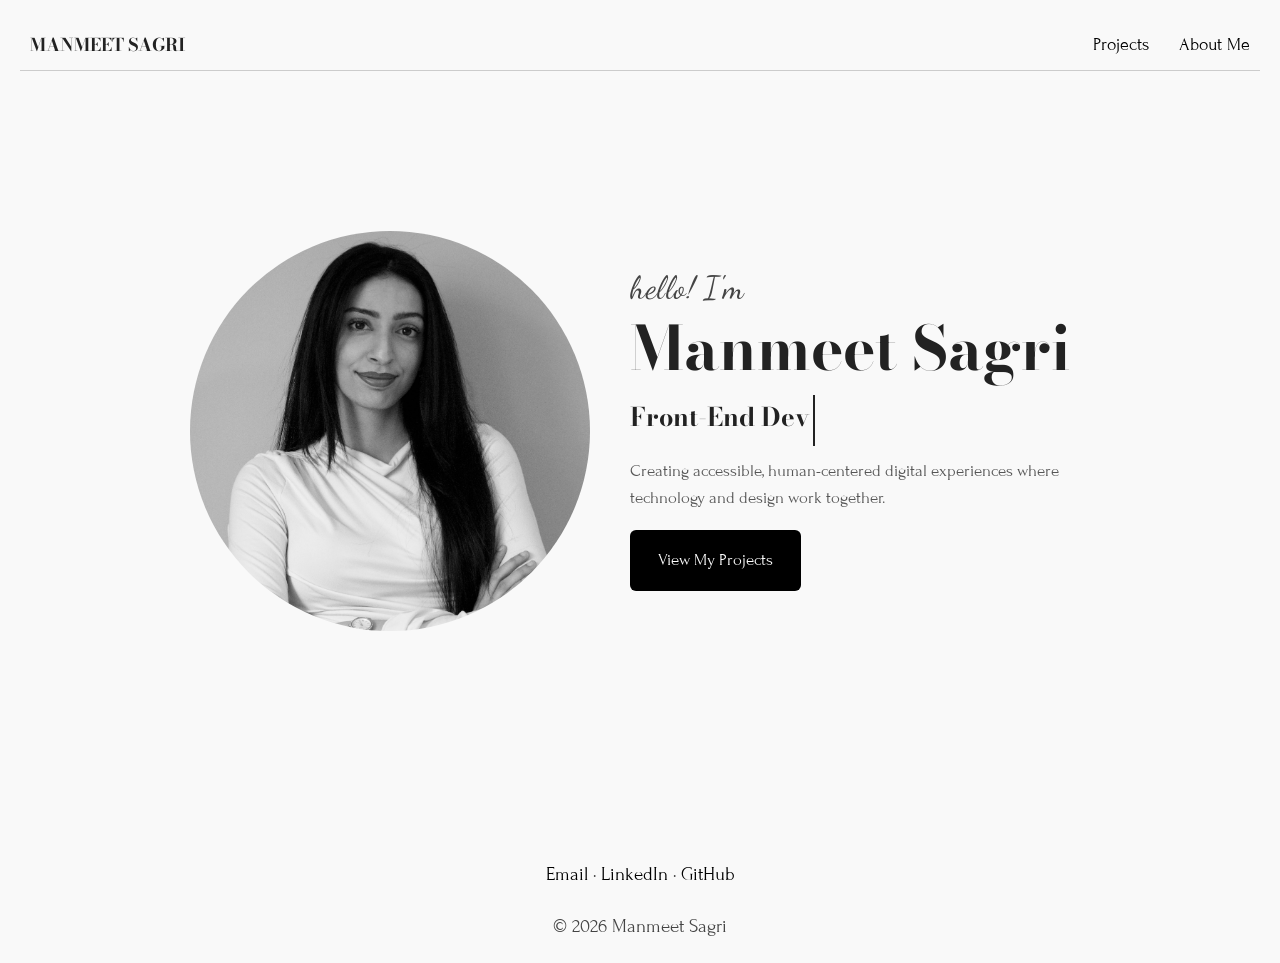
<file: index.html>
<!DOCTYPE html>
<html lang="en">

<head>
  <meta charset="UTF-8">
  <meta name="viewport" content="width=device-width, initial-scale=1.0">
  <title>Manmeet Sagri — Home</title>


  <!--  stylesheets -->
  <link rel="stylesheet" href="css/style.css">
  <link rel="stylesheet" href="css/layout.css">

  <!-- Type & heading fonts -->
  <link href="https://fonts.googleapis.com/css2?family=Bodoni+Moda:wght@400;700&family=Forum&display=swap"
    rel="stylesheet">
  <link href="https://fonts.googleapis.com/css2?family=Dancing+Script:wght@600&display=swap" rel="stylesheet">
</head>

<body>
  <!-- Site header with name + simple nav -->
  <header>
    <h1>MANMEET SAGRI</h1>
    <nav>
      <a href="projects.html">Projects</a>
      <a href="about.html">About Me</a>
    </nav>
  </header>

  <!-- Main intro hero -->
  <main>
    <section class="intro">
      <img src="images/myPhoto.jpeg" alt="Photo of Manmeet Sagri" class="profile-photo">

      <div class="intro-text">
        <p class="hello">hello! I'm</p>
        <h2>Manmeet Sagri</h2>
        <p class="tagline" aria-live="polite"></p>
        <p class="hook">
          Creating accessible, human-centered digital experiences where technology and design work together.
        </p>

        <!-- View Projects button -->
        <a href="projects.html" class="view-projects-btn">
          View My Projects
        </a>
      </div>
    </section>
  </main>

  <!-- Simple footer with my main contact links -->
  <footer class="site-footer">
    <p>
      <a href="mailto:mks52@sfu.ca">Email</a>  ·
      <a href="https://www.linkedin.com/in/manmeet-sagri-5616271a7" target="_blank"
        aria-label="LinkedIn (opens in new tab)">LinkedIn</a> ·
      <a href="https://github.com/MSagri05" target="_blank" aria-label="GitHub (opens in new tab)">GitHub</a> 

    </p>
    <p>© 2026 Manmeet Sagri</p>
  </footer>

  <!-- Small JS interactions (typewriter, back-to-top, etc.) -->
  <script src="main.js" defer></script>

</body>

</html>
</file>
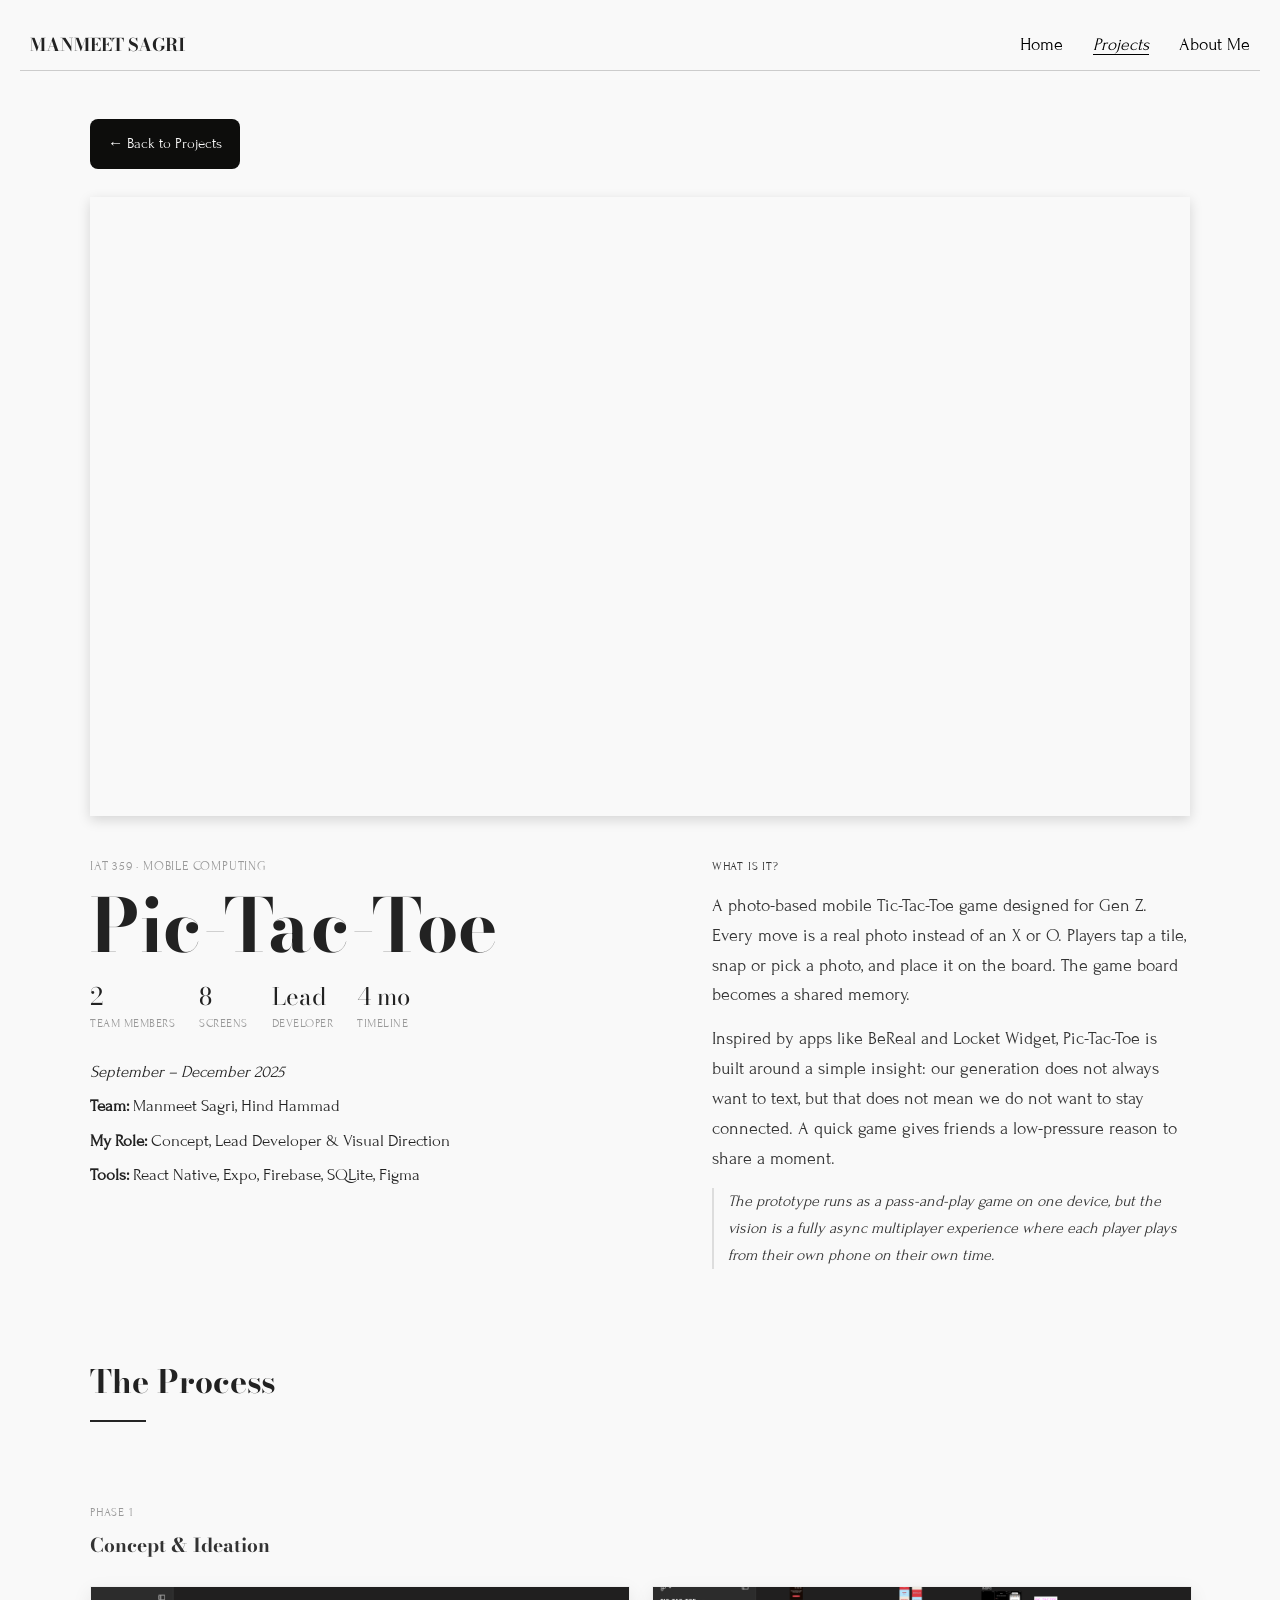
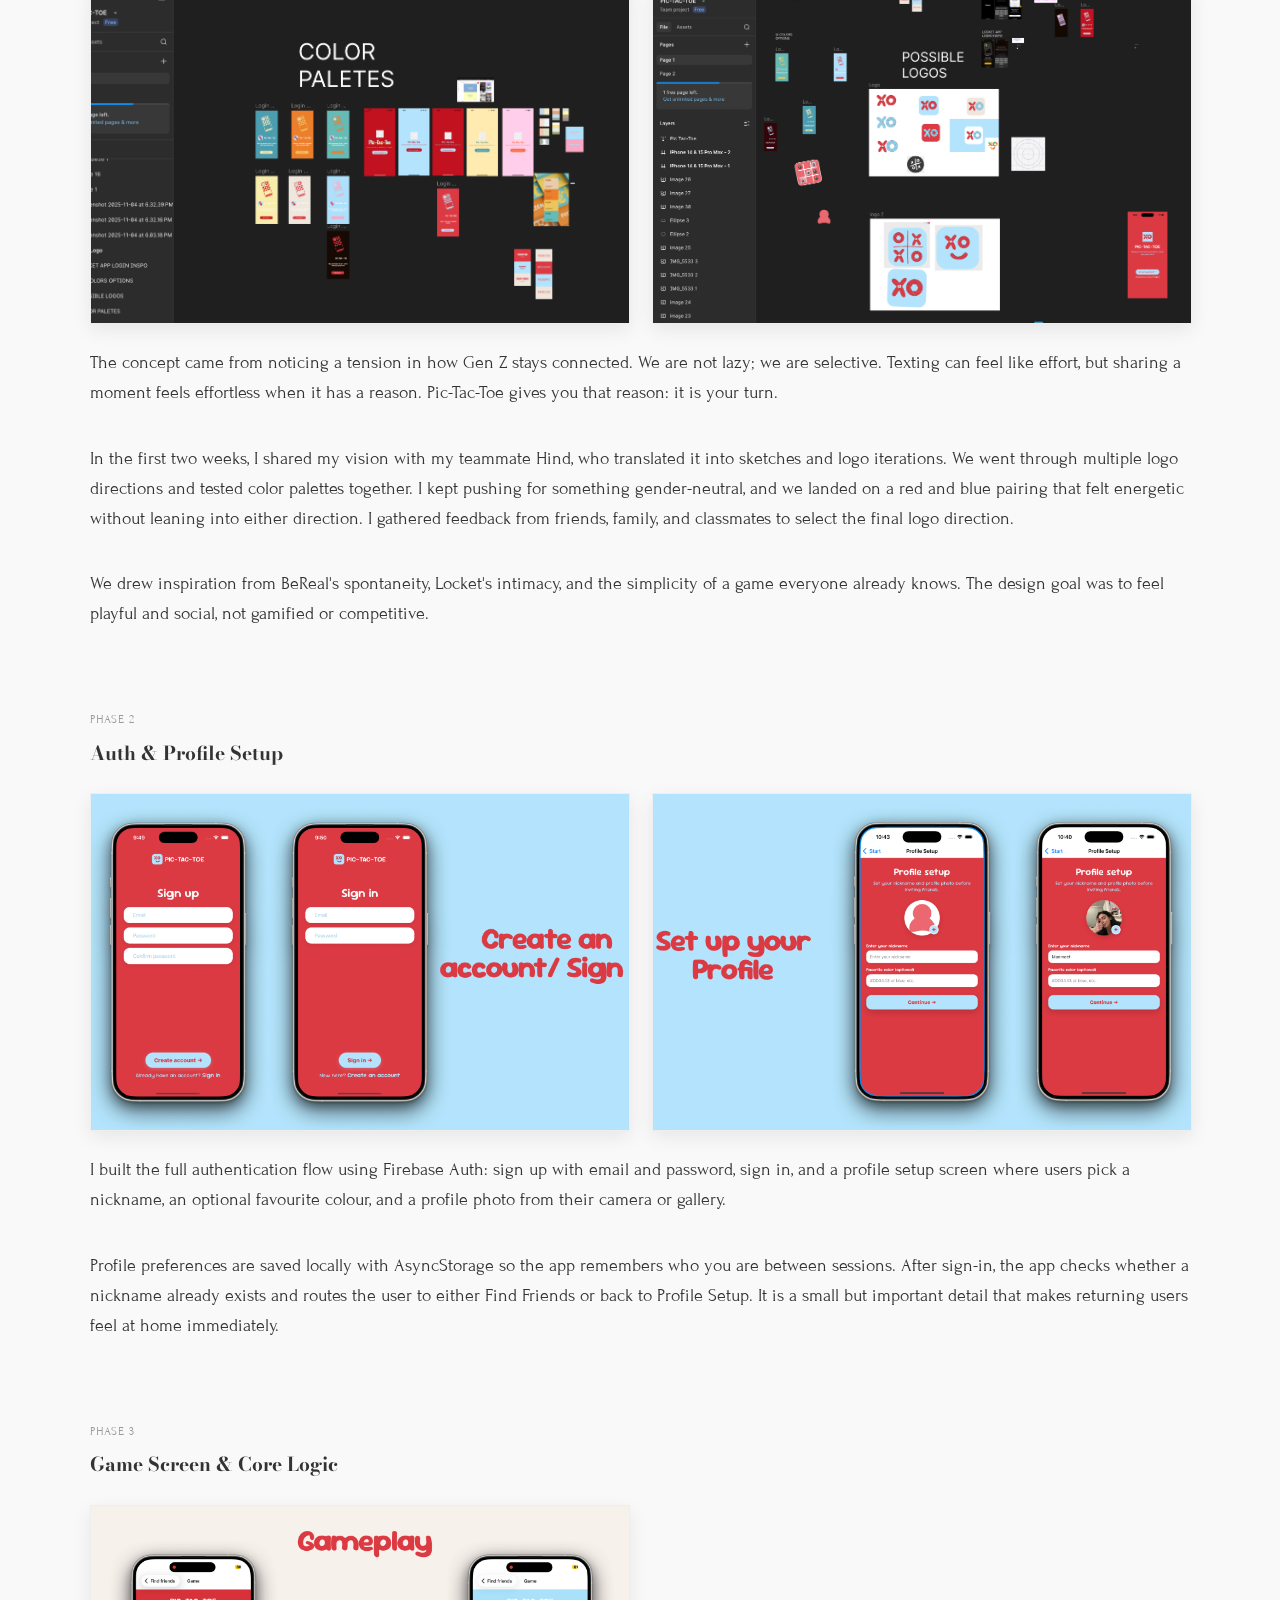
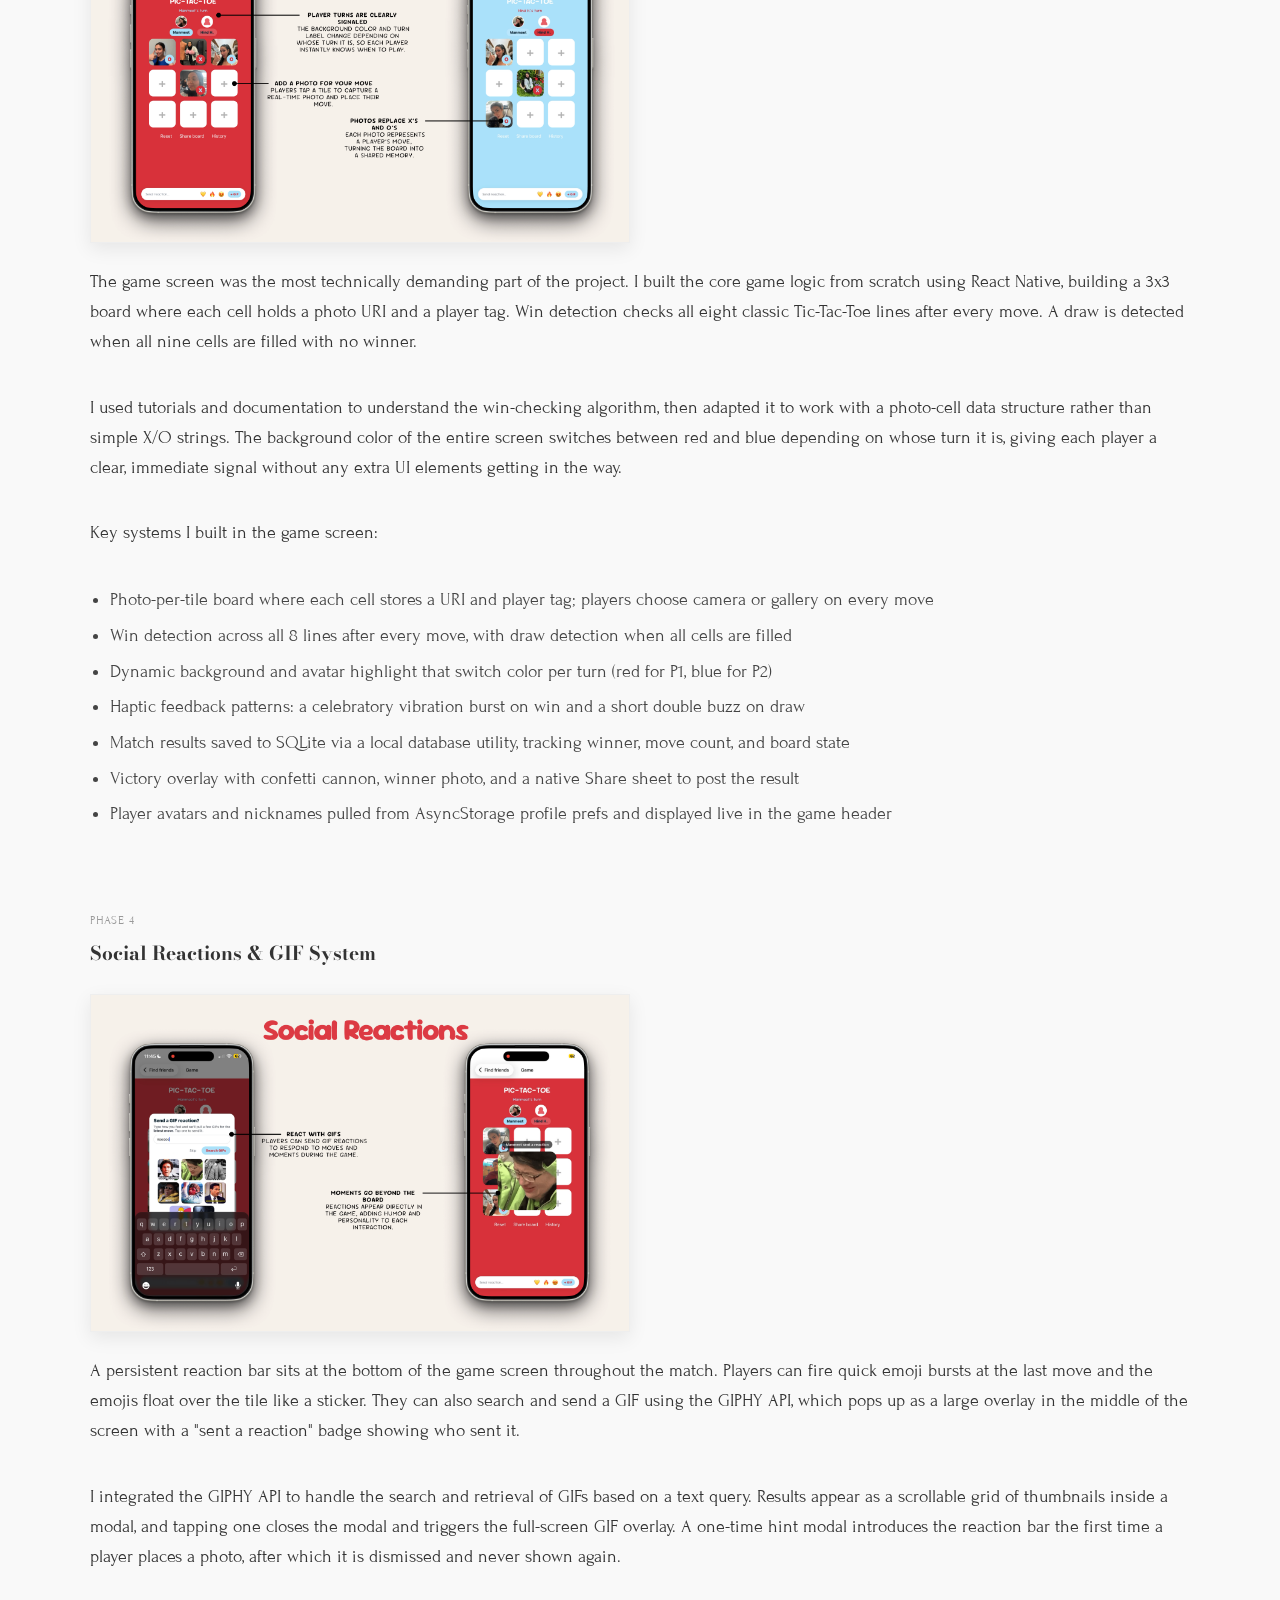
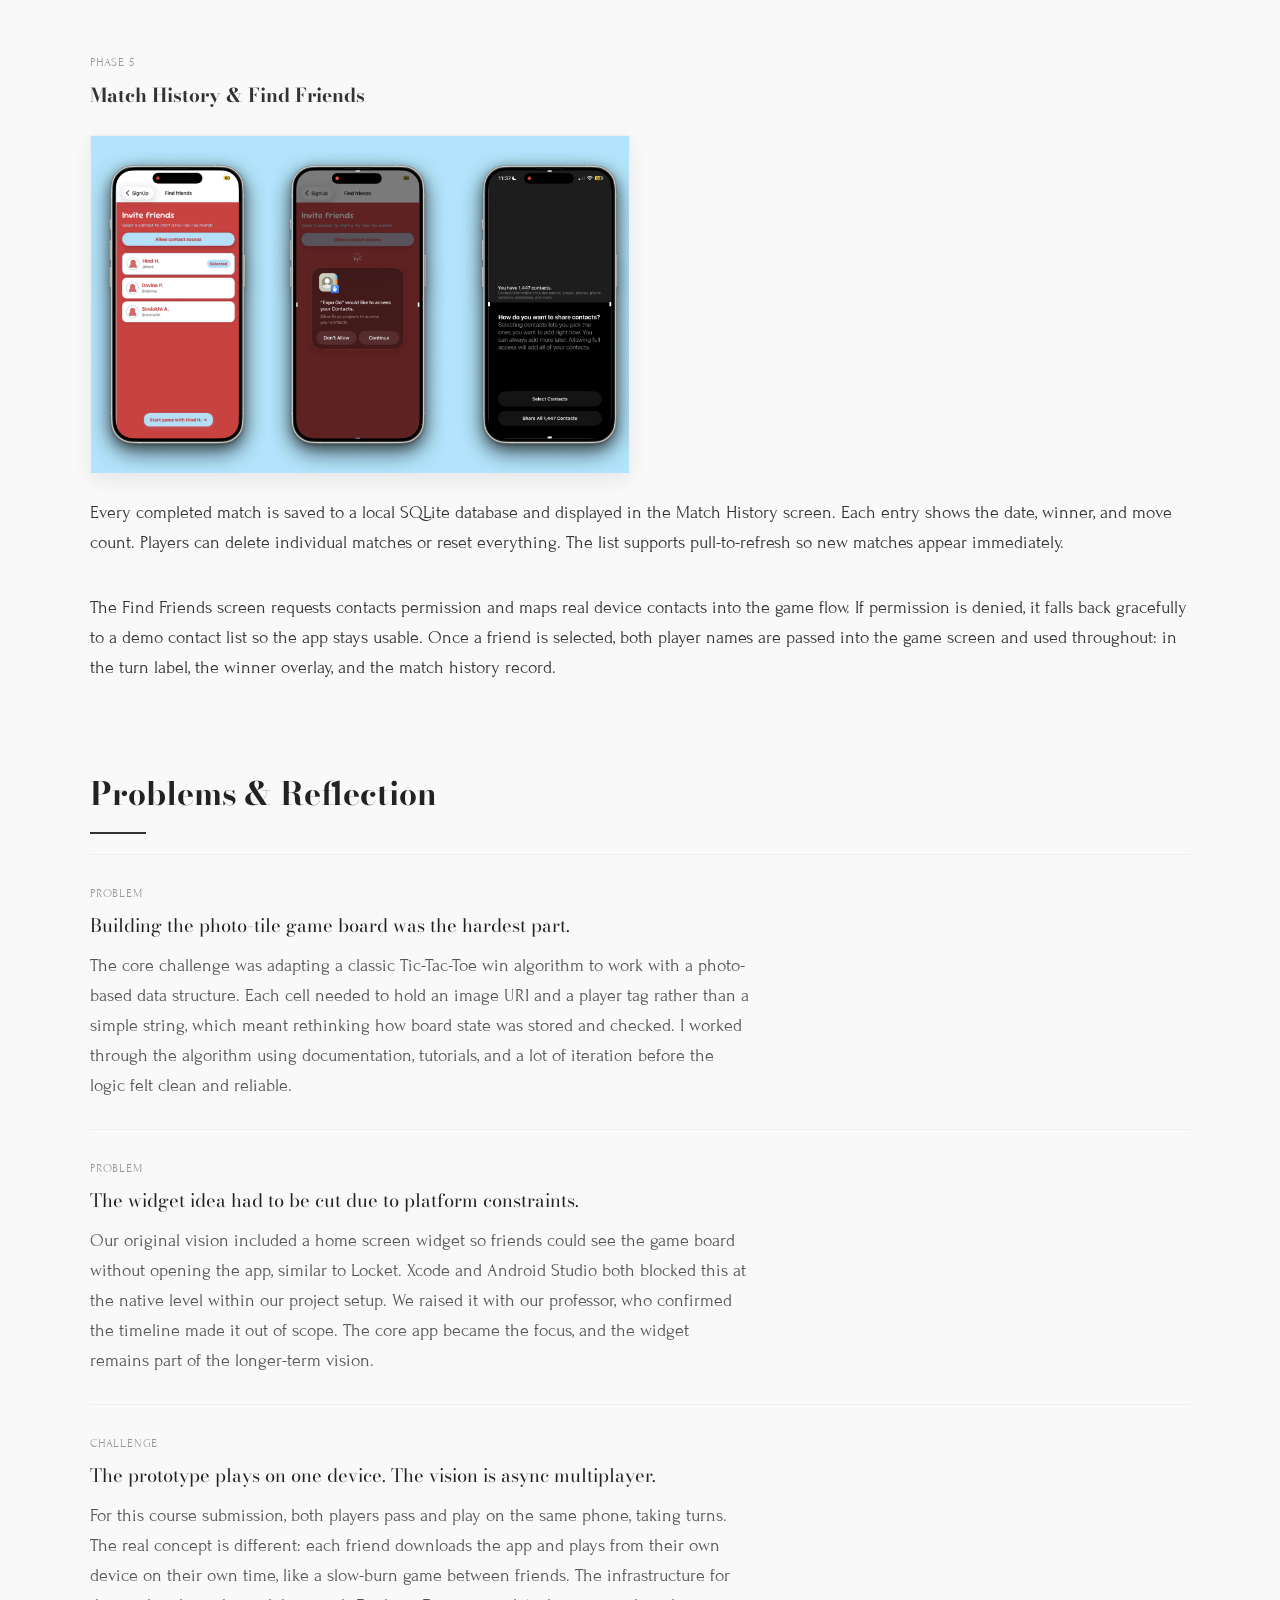
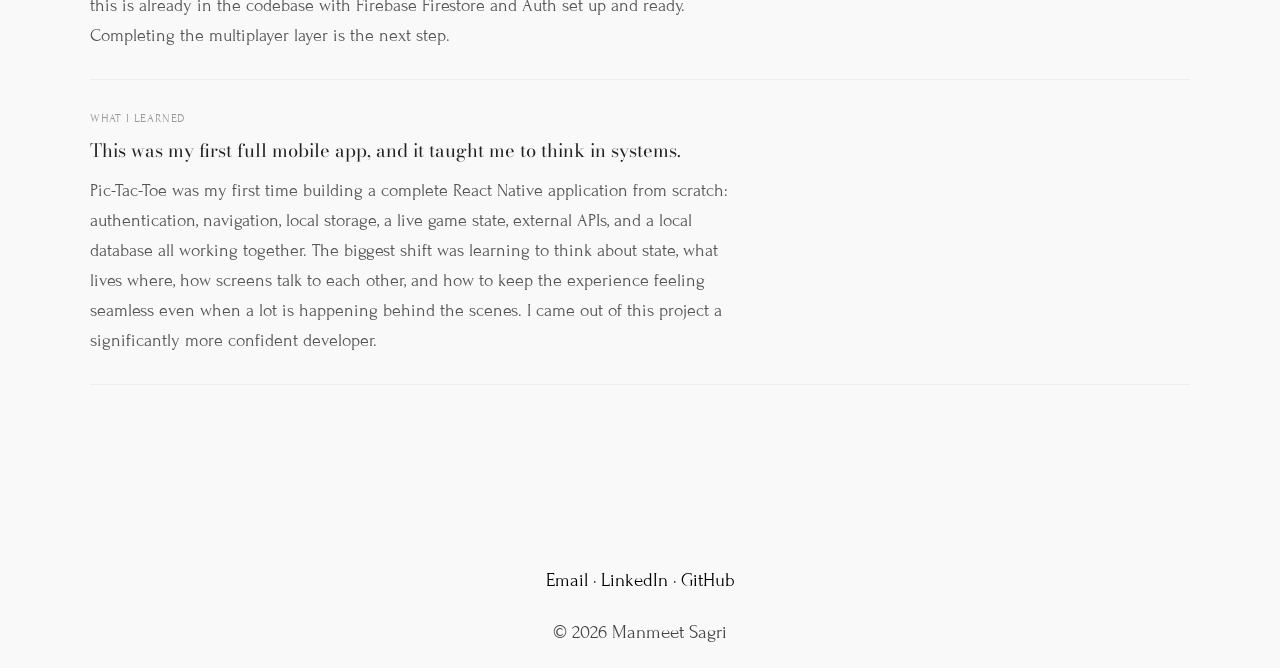
<file: pictactoe.html>
<!DOCTYPE html>
<html lang="en">

<head>
  <meta charset="UTF-8">
  <meta name="viewport" content="width=device-width, initial-scale=1.0">
  <title>Pic-Tac-Toe · Manmeet Sagri</title>

  <!-- stylesheets -->
  <link rel="stylesheet" href="css/style.css">
  <link rel="stylesheet" href="css/layout.css">

  <!-- Fonts -->
  <link href="https://fonts.googleapis.com/css2?family=Bodoni+Moda:wght@400;700&family=Forum&display=swap"
    rel="stylesheet">
</head>

<body>

  <header>
    <h1>MANMEET SAGRI</h1>
    <nav>
      <a href="index.html">Home</a>
      <a href="projects.html" aria-current="page">Projects</a>
      <a href="about.html">About Me</a>
    </nav>
  </header>

  <main class="project-detail">

    <a href="projects.html" class="back-link">← Back to Projects</a>


   <section class="mini-video-hero" aria-label="Pic-Tac-Toe app preview video">
      <video autoplay muted loop playsinline>
        <source src="videos/demo-pic-tac-toe.mp4" type="video/mp4">
      </video>
    </section>

    <!-- Project Overview -->
    <section class="pd-hero" id="overview">
      <div class="pd-left">
        <p class="pd-label">IAT 359 · Mobile Computing</p>
        <h2 class="pd-title">Pic-Tac-Toe</h2>

        <div class="pd-stats">
          <div class="pd-stat">
            <span class="pd-stat-value">2</span>
            <span class="pd-stat-label">Team Members</span>
          </div>
          <div class="pd-stat">
            <span class="pd-stat-value">8</span>
            <span class="pd-stat-label">Screens</span>
          </div>
          <div class="pd-stat">
            <span class="pd-stat-value">Lead</span>
            <span class="pd-stat-label">Developer</span>
          </div>
          <div class="pd-stat">
            <span class="pd-stat-value">4 mo</span>
            <span class="pd-stat-label">Timeline</span>
          </div>
        </div>

        <p class="pd-meta"><em>September – December 2025</em></p>
        <p class="pd-meta"><strong>Team:</strong> Manmeet Sagri, Hind Hammad</p>
        <p class="pd-meta"><strong>My Role:</strong> Concept, Lead Developer &amp; Visual Direction</p>
        <p class="pd-meta"><strong>Tools:</strong> React Native, Expo, Firebase, SQLite, Figma</p>
      </div>

      <div class="pd-right">
        <p class="pd-desc-label">What is it?</p>
        <p>
          A photo-based mobile Tic-Tac-Toe game designed for Gen Z. Every move is a real photo instead of an X or O.
          Players tap a tile, snap or pick a photo, and place it on the board. The game board becomes a shared memory.
        </p>
        <p>
          Inspired by apps like BeReal and Locket Widget, Pic-Tac-Toe is built around a simple insight: our generation
          does not always want to text, but that does not mean we do not want to stay connected. A quick game gives
          friends a low-pressure reason to share a moment.
        </p>
        <p class="pd-note">
          The prototype runs as a pass-and-play game on one device, but the vision is a fully async multiplayer
          experience where each player plays from their own phone on their own time.
        </p>
      </div>
    </section>

    <!-- Process -->
    <section class="pd-process" id="process">
      <h3 class="section-title">The Process</h3>

      <!-- Phase 1 -->
      <article class="pd-step" id="concept">
        <span class="pd-phase-label">Phase 1</span>
        <h4>Concept &amp; Ideation</h4>
        <div class="pd-grid">
          <!-- TODO: add image of early sketches / mood board -->
          <img src="images/colorPallete.png" alt="Color palette exportaion for gender neutral app design">
          <!-- TODO: add image of logo exploration / color experiments -->
          <img src="images/logospictactoe.png" alt="Logo exploration and color palette experiments for Pic-Tac-Toe">
        </div>
        <p>
          The concept came from noticing a tension in how Gen Z stays connected. We are not lazy; we are
          selective. Texting can feel like effort, but sharing a moment feels effortless when it has a reason.
          Pic-Tac-Toe gives you that reason: it is your turn.
        </p>
        <p>
          In the first two weeks, I shared my vision with my teammate Hind, who translated it into sketches
          and logo iterations. We went through multiple logo directions and tested color palettes together.
          I kept pushing for something gender-neutral, and we landed on a red and blue pairing that felt
          energetic without leaning into either direction. I gathered feedback from friends, family, and
          classmates to select the final logo direction.
        </p>
        <p>
          We drew inspiration from BeReal's spontaneity, Locket's intimacy, and the simplicity of a game
          everyone already knows. The design goal was to feel playful and social, not gamified or competitive.
        </p>
      </article>

      <!-- Phase 2 -->
      <article class="pd-step" id="auth">
        <span class="pd-phase-label">Phase 2</span>
        <h4>Auth &amp; Profile Setup</h4>
        <div class="pd-grid">
          <!-- TODO: add screenshot of sign up screen -->
          <img src="images/pictactoe-signup.png" alt="Pic-Tac-Toe sign up screen">
          <!-- TODO: add screenshot of profile setup screen -->
          <img src="images/pictactoe-profile.png" alt="Pic-Tac-Toe profile setup screen with avatar and nickname">
        </div>
        <p>
          I built the full authentication flow using Firebase Auth: sign up with email and password,
          sign in, and a profile setup screen where users pick a nickname, an optional favourite colour,
          and a profile photo from their camera or gallery.
        </p>
        <p>
          Profile preferences are saved locally with AsyncStorage so the app remembers who you are between sessions.
          After sign-in, the app checks whether a nickname already exists and routes the user to either
          Find Friends or back to Profile Setup. It is a small but important detail that makes returning users feel
          at home immediately.
        </p>
      </article>

      <!-- Phase 3 -->
      <article class="pd-step" id="gameplay">
        <span class="pd-phase-label">Phase 3</span>
        <h4>Game Screen &amp; Core Logic</h4>
        <div class="pd-grid">
          <!-- TODO: add screenshot of game board mid-game (P1's turn, red bg) -->
          <img src="images/pictactoe-gameplay1.png" alt="Pic-Tac-Toe game board showing P1's turn with red background and placed photos">

        </div>
        <p>
          The game screen was the most technically demanding part of the project. I built the core game
          logic from scratch using React Native, building a 3x3 board where each cell holds a photo URI and a
          player tag. Win detection checks all eight classic Tic-Tac-Toe lines after every move.
          A draw is detected when all nine cells are filled with no winner.
        </p>
        <p>
          I used tutorials and documentation to understand the win-checking algorithm, then adapted it
          to work with a photo-cell data structure rather than simple X/O strings. The background color
          of the entire screen switches between red and blue depending on whose turn it is, giving each
          player a clear, immediate signal without any extra UI elements getting in the way.
        </p>
        <p>Key systems I built in the game screen:</p>
        <ul class="pd-list">
          <li>Photo-per-tile board where each cell stores a URI and player tag; players choose camera or gallery on every move</li>
          <li>Win detection across all 8 lines after every move, with draw detection when all cells are filled</li>
          <li>Dynamic background and avatar highlight that switch color per turn (red for P1, blue for P2)</li>
          <li>Haptic feedback patterns: a celebratory vibration burst on win and a short double buzz on draw</li>
          <li>Match results saved to SQLite via a local database utility, tracking winner, move count, and board state</li>
          <li>Victory overlay with confetti cannon, winner photo, and a native Share sheet to post the result</li>
          <li>Player avatars and nicknames pulled from AsyncStorage profile prefs and displayed live in the game header</li>
        </ul>
      </article>

      <!-- Phase 4 -->
      <article class="pd-step" id="reactions">
        <span class="pd-phase-label">Phase 4</span>
        <h4>Social Reactions &amp; GIF System</h4>
        <div class="pd-grid">

          <img src="images/pictactoe-gif.png" alt="Pic-Tac-Toe GIF reaction search modal open during gameplay">

        </div>
        <p>
          A persistent reaction bar sits at the bottom of the game screen throughout the match. Players
          can fire quick emoji bursts at the last move and the emojis float over the tile like a sticker.
          They can also search and send a GIF using the GIPHY API, which pops up as a large overlay in the
          middle of the screen with a "sent a reaction" badge showing who sent it.
        </p>
        <p>
          I integrated the GIPHY API to handle the search and retrieval of GIFs based on a text query.
          Results appear as a scrollable grid of thumbnails inside a modal, and tapping one closes the modal
          and triggers the full-screen GIF overlay. A one-time hint modal introduces the reaction bar the
          first time a player places a photo, after which it is dismissed and never shown again.
        </p>
      </article>

      <!-- Phase 5 -->
      <article class="pd-step" id="history">
        <span class="pd-phase-label">Phase 5</span>
        <h4>Match History &amp; Find Friends</h4>
        <div class="pd-grid">
          <img src="images/pictactoe-findfriends.png" alt="Pic-Tac-Toe find friends screen showing contact list">
        </div>
        <p>
          Every completed match is saved to a local SQLite database and displayed in the Match History screen.
          Each entry shows the date, winner, and move count. Players can delete individual matches or
          reset everything. The list supports pull-to-refresh so new matches appear immediately.
        </p>
        <p>
          The Find Friends screen requests contacts permission and maps real device contacts into the game
          flow. If permission is denied, it falls back gracefully to a demo contact list so the app stays
          usable. Once a friend is selected, both player names are passed into the game screen and used
          throughout: in the turn label, the winner overlay, and the match history record.
        </p>
      </article>

    </section>

    <!-- Reflection -->
    <section class="section-spaced" id="reflection">
      <h3 class="section-title">Problems &amp; Reflection</h3>

      <div class="pd-problem">
        <span class="pd-problem-label">Problem</span>
        <p class="pd-problem-title">Building the photo-tile game board was the hardest part.</p>
        <p class="pd-problem-body">
          The core challenge was adapting a classic Tic-Tac-Toe win algorithm to work with a photo-based data structure.
          Each cell needed to hold an image URI and a player tag rather than a simple string, which meant
          rethinking how board state was stored and checked. I worked through the algorithm using documentation,
          tutorials, and a lot of iteration before the logic felt clean and reliable.
        </p>
      </div>

      <div class="pd-problem">
        <span class="pd-problem-label">Problem</span>
        <p class="pd-problem-title">The widget idea had to be cut due to platform constraints.</p>
        <p class="pd-problem-body">
          Our original vision included a home screen widget so friends could see the game board without
          opening the app, similar to Locket. Xcode and Android Studio both blocked this at the native level
          within our project setup. We raised it with our professor, who confirmed the timeline made it
          out of scope. The core app became the focus, and the widget remains part of the longer-term vision.
        </p>
      </div>

      <div class="pd-problem">
        <span class="pd-problem-label">Challenge</span>
        <p class="pd-problem-title">The prototype plays on one device. The vision is async multiplayer.</p>
        <p class="pd-problem-body">
          For this course submission, both players pass and play on the same phone, taking turns. The real
          concept is different: each friend downloads the app and plays from their own device on their own
          time, like a slow-burn game between friends. The infrastructure for this is already in the codebase
          with Firebase Firestore and Auth set up and ready. Completing the multiplayer layer is the next step.
        </p>
      </div>

      <div class="pd-problem">
        <span class="pd-problem-label">What I Learned</span>
        <p class="pd-problem-title">This was my first full mobile app, and it taught me to think in systems.</p>
        <p class="pd-problem-body">
          Pic-Tac-Toe was my first time building a complete React Native application from scratch:
          authentication, navigation, local storage, a live game state, external APIs, and a local database
          all working together. The biggest shift was learning to think about state, what lives where,
          how screens talk to each other, and how to keep the experience feeling seamless even when a lot
          is happening behind the scenes. I came out of this project a significantly more confident developer.
        </p>
      </div>
    </section>

    <!--

  
    <section class="section-spaced" id="demo">
      <h3 class="section-title">Watch the App Demo</h3>
      <div class="pd-video-wrap">

        <iframe src="https://www.youtube.com/embed/YOUR_VIDEO_ID_HERE"
          title="Pic-Tac-Toe app demo video"
          allow="accelerometer; autoplay; clipboard-write; encrypted-media; gyroscope; picture-in-picture"
          allowfullscreen>
        </iframe>
      </div>
    </section>     -->

  </main>

  <footer class="site-footer">
    <p>
      <a href="mailto:mks52@sfu.ca">Email</a> ·
      <a href="https://www.linkedin.com/in/manmeet-sagri-5616271a7" target="_blank"
        aria-label="LinkedIn (opens in new tab)">LinkedIn</a> ·
      <a href="https://github.com/MSagri05" target="_blank" aria-label="GitHub (opens in new tab)">GitHub</a> 

    </p>
    <p>© 2026 Manmeet Sagri</p>
  </footer>

  <script src="main.js" defer></script>

</body>

</html>
</file>
<file: css/style.css>
/* =============== Base styles =============== */

body {
  font-family: 'Forum', serif;
  font-size: 1.1rem;
  line-height: 1.7;
  background-color: #f9f9f9;
  color: #333;
}

/* Sticky header */
header {
  position: sticky;
  top: 0;
  z-index: 1000;
  background: #f9f9f9e1;
  border-bottom: 1px solid #ccc;
}

header h1 {
  font-family: 'Bodoni Moda', serif;
  margin: 0;
}

/* Shared heading styles */
h2,
h3 {
  font-family: 'Bodoni Moda', serif;
  color: #222;
}


h1 {
  font-family: 'Bodoni Moda', serif;
  color: #222;
  margin: 0;
  font-size: 2.2rem;
}

h2 {
  font-size: 2rem;
  margin-bottom: 1rem;
}

h3 {
  font-size: 1.4rem;
  margin-bottom: 0.75rem;
}

h4 {
  font-size: 1.1rem;
  margin-bottom: 0.5rem;
}

/* =============== Navigation =============== */

nav a {
  text-decoration: none;
  color: #000;
  transition: color 0.2s ease, font-style 0.2s ease, text-decoration 0.2s ease;
}

nav a:hover {
  color: #616161;
  font-style: italic;
  text-decoration: line-through;
}

nav a:active {
  font-style: italic;
  text-decoration: underline;
  color: #444;
}

/* Current page underline (from aria-current) */
nav a[aria-current="page"] {
  font-style: italic;
  text-decoration: underline;
  text-underline-offset: 4px;
}

.visually-hidden {
  position: absolute;
  left: -9999px;
}
/* =============== Footer =============== */

.site-footer {
  font-family: 'Forum', serif;
  color: #444;
  text-align: center;
}

.site-footer a {
  color: #000;
  text-decoration: none;
}

.site-footer a:hover {
  font-style: italic;
  text-decoration: line-through;
  color: #616161;
}

.site-footer a:active {
  font-style: italic;
  text-decoration: underline;
  color: #444;
}

/* =============== Section title with divider =============== */

.section-title {
  font-family: 'Bodoni Moda', serif;
  position: relative;
}

.section-title::after {
  content: "";
  display: block;
  width: 56px;
  height: 2px;
  background: #000;
  margin-top: 10px;
  opacity: 0.8;
}

/* =============== Home / intro =============== */

.intro-text p.hello {
  font-family: "Dancing Script", cursive;
  font-size: 2rem;
  line-height: 1.1;
  letter-spacing: 0.5px;
}

.intro-text h2 {
  font-family: 'Bodoni Moda', serif;
}

.intro-text p {
  font-family: 'Forum', serif;
  color: #444;
  margin: 0;
}

/* =============== Primary button =============== */

a.view-projects-btn,
a.view-resume-btn {
  display: inline-block;  /* anchors are inline by default, buttons are block */
  text-decoration: none;  /* anchors have underline by default */
}

.view-projects-btn {
  display: inline-block;
  background-color: #000;
  color: #fff;
  font-family: 'Forum', serif;
  border-radius: 6px;
  transition: background-color 0.25s ease, padding 0.25s ease, color 0.25s ease;
  position: relative;
  cursor: pointer;
  border: none;
}

.view-projects-btn:hover {
  font-style: italic;
  text-decoration: line-through;
  background-color: #616161;
  color: #fff;     
  padding-right: 36px; 
  
}

.view-projects-btn::after {
  content: ' →';
  opacity: 0;
  position: absolute;
  right: 16px;
  transition: opacity 0.25s ease;
}

.view-projects-btn:hover::after {
  opacity: 1;
}

.view-projects-btn:active {
  text-decoration: underline;
  color: #ccc;
}

/* =============== About page =============== */

.about-photo {
  box-shadow: 0 8px 24px rgba(0, 0, 0, 0.06);
}

/* =============== Card stack styles =============== */

.photo-card {
  box-shadow: 0 8px 24px rgba(0, 0, 0, 0.12);
  transition: transform 0.15s ease, box-shadow 0.15s ease;
  background: #eee;
}

.photo-card:nth-child(2) { transform: rotate(-3deg) translateY(6px); }
.photo-card:nth-child(3) { transform: rotate(2deg) translateY(12px); }
.photo-card:nth-child(4) { transform: rotate(-1.5deg) translateY(18px); }
.photo-card:nth-child(5) { transform: rotate(1deg) translateY(24px); }
.photo-card:nth-child(6) { transform: rotate(-2deg) translateY(30px); }

.photo-card.is-top {
  cursor: grab;
  z-index: 10;
  transform: rotate(0) translateY(0);
}

.photo-card.is-top:active {
  cursor: grabbing;
}

.photo-card.is-dragging {
  transition: none;
  box-shadow: 0 16px 40px rgba(0, 0, 0, 0.2);
}

.photo-card.is-dismissing {
  transition: transform 0.35s ease, opacity 0.35s ease;
  opacity: 0;
}

.card-stack-hint {
  font-family: 'Forum', serif;
  font-size: 0.78rem;
  color: #bbb;
  letter-spacing: 0.5px;
  text-transform: uppercase;
  pointer-events: none;
}

.card-stack-hover-hint {
  position: absolute;
  inset: 0;
  border-radius: 12px;
  display: flex;
  align-items: center;
  justify-content: space-between;
  padding: 0 16px;
  opacity: 0;
  pointer-events: none;
  transition: opacity 0.2s ease;
  z-index: 20;
  background: rgba(0, 0, 0, 0.08);
}

.card-stack:hover .card-stack-hover-hint {
  opacity: 1;
}

.card-stack.is-dragging .card-stack-hover-hint {
  opacity: 0;
}

.hint-arrow {
  font-family: 'Forum', serif;
  font-size: 0.78rem;
  color: #fff;
  text-transform: uppercase;
  letter-spacing: 0.5px;
  background: rgba(0, 0, 0, 0.35);
  padding: 6px 12px;
  border-radius: 20px;
}

.about-text .lead {
  color: #222;
}

.about-facts {
  list-style: none;
  padding: 0;
  font-size: 0.98rem;
}

.about-facts li::before {
  content: "• ";
  color: #000;
}

/* Resume button – same style as primary button */
.view-resume-btn {
  display: inline-block;
  background-color: #000;
  color: #fff;
  font-family: 'Forum', serif;
  text-decoration: none;
  border-radius: 6px;
  transition: background-color 0.25s ease, padding 0.25s ease, color 0.25s ease;
  position: relative;
  cursor: pointer;
  border: none;
}

.view-resume-btn:hover {
  background-color: #616161;
  font-style: italic;
  text-decoration: line-through;
  color: #fff;      
  padding-right: 36px; 
}

.view-resume-btn::after {
  content: ' →';
  opacity: 0;
  position: absolute;
  right: 16px;
  transition: opacity 0.25s ease;
}

.view-resume-btn:hover::after {
  opacity: 1;
}

.view-resume-btn:active {
  text-decoration: underline;
  color: #ccc;
}

/* =============== Projects grid =============== */

.project-link {
  text-decoration: none;
  color: inherit;
  display: block;
}

.project p {
  color: #444;
  line-height: 1.55;
}

.project img {
  display: block;
  transition: transform 0.4s ease;
}

/* Overlay on hover */
.overlay {
  position: absolute;
  inset: 0;
  background: rgba(255, 255, 255, 0.85);
  display: flex;
  flex-direction: column;
  justify-content: center;
  align-items: center;
  text-align: center;
  opacity: 0;
  transition: opacity 0.4s ease;
}

.overlay h3 {
  font-family: 'Bodoni Moda', serif;
  font-weight: 700;
}

.overlay p {
  font-family: 'Forum', serif;
  margin: 0;
  color: #111;
}

.project:hover img {
  transform: scale(1.05);
}

.project:hover .overlay {
  opacity: 1;
}

/* =============== Back to Top Button =============== */

#backToTop {
  position: fixed;
  bottom: 20px;
  right: 20px;
  padding: 25px 15px;
  font-size: 16px;
  font-family: 'Forum', serif;
  border: none;
  border-radius: 5px;
  background: #0d0d0c;
  color: #fff;
  cursor: pointer;
  display: none; 
  z-index: 1000;
}

/* =============== Project detail =============== */

.back-link {
  display: inline-block;
  background: #0d0d0c;
  color: #fff;
  border-radius: 8px;
  text-decoration: none;
  transition: background-color 0.25s ease, transform 0.25s ease;
}

.back-link:hover {
  background: #1a1a1a;
  transform: translateY(-2px);
}

.mini-video-hero {
  overflow: hidden;
  box-shadow: 0 4px 12px rgba(0, 0, 0, 0.15);
}

.mini-video-hero video {
  object-fit: cover;
}

.pd-title {
  font-family: 'Bodoni Moda', serif;
  font-weight: 700;
  line-height: 1.05;
}

.pd-meta {
  font-family: 'Forum', serif;
  color: #222;
}

.pd-right p {
  font-family: 'Forum', serif;
  color: #333;
}

/* Process section */
.pd-process .section-title {
  font-family: 'Bodoni Moda', serif;
  position: relative;
}

.pd-process .section-title::after {
  content: "";
  display: block;
  width: 56px;
  height: 2px;
  background: #000;
  margin-top: 10px;
  opacity: 0.85;
}

.pd-step h4 {
  font-family: 'Bodoni Moda', serif;
}

/* Process images */
.pd-grid img {
  object-fit: cover;
  display: block;
  background: #fff;
  border: 1px solid #eee;
  box-shadow: 0 6px 18px rgba(0, 0, 0, 0.08);
}

/* =============== Glazing Guide carousel =============== */

.slide-image {
  border-radius: 8px;
  box-shadow: 0 6px 18px rgba(0, 0, 0, 0.15);
}

.slide-arrow {
  border: 1px solid #ccc;
  background: #fff;
  border-radius: 999px;
  line-height: 1;
  cursor: pointer;
  display: flex;
  align-items: center;
  justify-content: center;
  transition: background 0.2s ease, transform 0.1s ease;
}

.slide-arrow:hover {
  background: #f0f0f0;
  transform: translateY(-1px);
}

/* =============== Utility =============== */

.section-centered {
  text-align: center;
}

.section-title-inline {
  display: inline-block;
}

.video-frame {
  max-width: 100%;
  border-radius: 8px;
  box-shadow: 0 6px 18px rgba(0, 0, 0, 0.15);
}

/* =============== Lightbox =============== */

.project-detail img {
  cursor: zoom-in;
}

.project-detail img:hover {
  transform: scale(1.01);
  transition: transform 0.2s ease;
}

.lightbox {
  position: fixed;
  inset: 0;
  background: rgba(0, 0, 0, 0.75);
  display: none;
  align-items: center;
  justify-content: center;
  z-index: 2000;
}

.lightbox.is-open {
  display: flex;
}

.lightbox img {
  object-fit: contain;
  border-radius: 10px;
  box-shadow: 0 14px 40px rgba(0, 0, 0, 0.35);
  cursor: zoom-out;
}

.lightbox-close {
  position: absolute;
  background: rgba(255, 255, 255, 0.9);
  border: none;
  border-radius: 999px;
  line-height: 1;
  cursor: pointer;
}

.lightbox-close:hover {
  background: white;
}
/* =============== Style Guide specific =============== */

/* Base h1 font (style guide shows h1 outside header) */
h1 {
  font-family: 'Bodoni Moda', serif;
  color: #222;
}

/* Global link base */
a {
  color: #000;
  transition: color 0.2s ease, font-style 0.2s ease;
}

a:hover {
  color: #616161;
  font-style: italic;
}

a:active {
  text-decoration: line-through;
  color: #444;
}

/* Code blocks */
pre {
  background-color: #f3f3f3;
  border: 1px solid #ddd;
  padding: 16px;
  margin: 12px 0 20px;
}

code {
  font-family: monospace;
  font-size: 0.95rem;
  color: #222;
}

/* Element divider blocks */
.element {
  border-bottom: 1px solid #ddd;
}

.element:last-child {
  border-bottom: none;
}

/* Section heading divider (style guide sections) */
#interactive_elements > h2,
#text_elements > h2,
#combined_elements > h2,
#branding > h2 {
  position: relative;
  margin-bottom: 24px;
}

#interactive_elements > h2::after,
#text_elements > h2::after,
#combined_elements > h2::after,
#branding > h2::after {
  content: "";
  display: block;
  width: 56px;
  height: 2px;
  background: #000;
  margin-top: 10px;
  opacity: 0.8;
}

/* Generic button class (used in style guide) */
.button {
  display: inline-block;
  background-color: #000;
  color: #fff;
  font-family: 'Forum', serif;
  text-decoration: none;
  border-radius: 6px;
  transition: background-color 0.25s ease, padding 0.25s ease, color 0.25s ease;
  position: relative;
  cursor: pointer;
  border: none;
}

.button:hover {
  background-color: #616161;
  font-style: italic;
  padding-right: 36px;
}

.button::after {
  content: ' →';
  opacity: 0;
  position: absolute;
  right: 16px;
  transition: opacity 0.25s ease;
}

.button:hover::after {
  opacity: 1;
}

.button:active {
  text-decoration: line-through;
  color: #ccc;
}

/* Style guide footer */
.guide-footer {
  font-family: 'Forum', serif;
  color: #444;
  text-align: center;
  border-top: 1px solid #ccc;
  padding: 1.5rem 0;
  margin-top: 4rem;
  font-size: 0.9rem;
}

/* Project analysis cards */
.project-analysis {
  border-top: 1px solid #ddd;
  padding-top: 1.5rem;
  margin-top: 2.5rem;
}

.project-analysis:first-of-type {
  border-top: none;
  padding-top: 0;
}

.analysis-title {
  font-family: 'Bodoni Moda', serif;
  line-height: 1.05;
}

.analysis-meta {
  color: #444;
}

.analysis-right p {
  color: #333;
}

.analysis-process h4,
.analysis-reflection h4 {
  font-family: 'Bodoni Moda', serif;
}

.analysis-step h5 {
  font-family: 'Bodoni Moda', serif;
}

.analysis-grid img {
  object-fit: cover;
  display: block;
  border: 1px solid #eee;
  box-shadow: 0 6px 18px rgba(0, 0, 0, 0.08);
}
/* =============== Projects page =============== */

/* Filter buttons — match site button aesthetic */
.filter-btn {
  font-family: 'Forum', serif;
  background: #000;
  color: #fff;
  border: none;
  border-radius: 6px;
  cursor: pointer;
  transition: background-color 0.25s ease, padding 0.25s ease, color 0.25s ease;
  position: relative;
}

.filter-btn:hover {
  background-color: #616161;
  font-style: italic;
  text-decoration: line-through;
}

.filter-btn.active {
  background-color: #616161;
  color: #fff;
  font-style: italic;
  text-decoration: underline;
  text-underline-offset: 4px;
}

.filter-label {
  font-family: 'Forum', serif;
  font-size: 0.85rem;
  font-weight: normal;
  color: #999;
  text-transform: uppercase;
  letter-spacing: 0.5px;
  text-align: center;
  margin: 0 0 12px;
}

/* Project card styling */
.project-card {
  border: 1px solid #e0e0e0;
  border-radius: 6px;
  overflow: hidden;
  box-shadow: 0 2px 10px rgba(0, 0, 0, 0.06);
  transition: box-shadow 0.3s ease, transform 0.3s ease;
}

.project-card:hover {
  box-shadow: 0 6px 24px rgba(0, 0, 0, 0.1);
  transform: translateY(-2px);
}

/* Project info below image inside card */
.project-info {
  padding: 14px 16px 18px;
}

.project-info h2 {
  font-family: 'Bodoni Moda', serif;
  color: #222;
  margin: 0 0 4px;
}

.project-info p {
  font-family: 'Forum', serif;
  color: #555;
  margin: 0 0 8px;
}

.project-tag {
  font-family: 'Forum', serif;
  font-size: 0.78rem;
  color: #999;
  letter-spacing: 0.5px;
  text-transform: uppercase;
}

/* Overlay — just the CTA now */
.project-card .overlay {
  background: rgba(0, 0, 0, 0.5);
}

.project-card .overlay h3,
.project-card .overlay p {
  display: none;
}

.overlay-cta {
  font-family: 'Forum', serif;
  font-size: 1.1rem;
  color: #fff;
  letter-spacing: 0.5px;
}
/* =============== Project detail — updated styles =============== */

.pd-label {
  font-family: 'Forum', serif;
  font-size: 0.8rem;
  color: #999;
  text-transform: uppercase;
  letter-spacing: 0.8px;
  margin: 0 0 10px;
}

.pd-phase-label {
  display: block;
  font-family: 'Forum', serif;
  font-size: 0.78rem;
  color: #999;
  text-transform: uppercase;
  letter-spacing: 0.8px;
  margin: 0 0 6px;
}

.pd-desc-label {
  font-family: 'Forum', serif;
  font-size: 0.78rem;
  color: #999;
  text-transform: uppercase;
  letter-spacing: 0.8px;
  margin: 0 0 12px;
}

.pd-stats {
  display: flex;
  gap: 24px;
  margin: 20px 0 24px;
  flex-wrap: wrap;
}

.pd-stat {
  display: flex;
  flex-direction: column;
}

.pd-stat-value {
  font-family: 'Bodoni Moda', serif;
  font-size: 1.5rem;
  color: #222;
  line-height: 1;
}

.pd-stat-label {
  font-family: 'Forum', serif;
  font-size: 0.78rem;
  color: #999;
  text-transform: uppercase;
  letter-spacing: 0.5px;
  margin-top: 4px;
}

.pd-note {
  font-family: 'Forum', serif;
  color: #888;
  font-style: italic;
  font-size: 1rem;
  margin-top: 8px;
  border-left: 2px solid #ddd;
  padding-left: 14px;
}

.pd-list {
  font-family: 'Forum', serif;
  color: #444;
  padding-left: 20px;
  margin: 12px 0 0;
  line-height: 1.8;
}

.pd-list li {
  margin-bottom: 4px;
}

.pd-problem {
  border-top: 1px solid #eee;
  padding: 28px 0;
}

.pd-problem:last-child {
  border-bottom: 1px solid #eee;
}

.pd-problem-label {
  display: block;
  font-family: 'Forum', serif;
  font-size: 0.78rem;
  color: #999;
  text-transform: uppercase;
  letter-spacing: 0.8px;
  margin: 0 0 6px;
}

.pd-problem-title {
  font-family: 'Bodoni Moda', serif;
  font-size: 1.15rem;
  color: #222;
  margin: 0 0 10px;
}

.pd-problem-body {
  font-family: 'Forum', serif;
  color: #555;
  margin: 0;
  max-width: 66ch;
}

.pd-video-wrap {
  position: relative;
  width: 100%;
  aspect-ratio: 16 / 9;
  border-radius: 8px;
  overflow: hidden;
  box-shadow: 0 6px 18px rgba(0, 0, 0, 0.15);
  margin-top: 24px;
}

.pd-video-wrap iframe {
  position: absolute;
  inset: 0;
  width: 100%;
  height: 100%;
  border: none;
}
/* =============== Index tagline typewriter =============== */

.intro-text .tagline {
  font-family: 'Bodoni Moda', serif;
  font-size: 1.6rem;
  font-weight: 700;
  color: #222;
  margin: 0 0 12px;
  min-height: 1.4em;
  border-right: 2px solid #222;
  display: inline-block;
  padding-right: 3px;
  animation: blink-cursor 0.75s step-end infinite;
}

@keyframes blink-cursor {
  0%, 100% { border-color: #222; }
  50%       { border-color: transparent; }
}

.intro-text .hook {
  font-family: 'Forum', serif;
  font-size: 1.05rem;
  color: #555;
  line-height: 1.6;
  margin: 0;
}

.about-status {
  font-family: 'Forum', serif;
  font-style: italic;
  color: #aaa;
  font-size: 0.98rem;
  margin-top: 4px;
}

/* =============== Focus styles =============== */

a:focus-visible,
button:focus-visible {
  outline: 2px solid #000;
  outline-offset: 3px;
}

/* =============== Slides section =============== */

.slides-intro {
  margin-top: 1rem;
  color: #555;
}

.slide-counter {
  margin-top: 0.75rem;
  text-align: center;
}
</file>
<file: css/layout.css>
/* =============== Base layout =============== */

body {
  margin: 20px;
}

header {
  display: flex;
  justify-content: space-between;
  align-items: center;
  padding: 10px;
}

header h1 {
  font-size: 1.1rem;
}

/* =============== Navigation =============== */

nav {
  display: flex;
  gap: 30px;
  margin: 0;
  font-size: 1.1rem;
}

/* =============== Footer =============== */

.site-footer {
  margin-top: 0.5rem;
  padding: 40px 0 0;
  font-size: 1.2rem;
}

/* =============== Main =============== */

main {
  display: flex;
  justify-content: center;
  align-items: center;
  text-align: left;
  min-height: 80vh;
}

/* =============== Page container =============== */

.page {
  max-width: 1100px;
  width: 90%;
  gap: 40px;
  margin: 48px auto 96px;
}

/* =============== Section title =============== */

.section-title {
  font-size: 2rem;
  margin: 0 0 20px;
}

/* =============== Home / intro =============== */

.intro {
  display: flex;
  align-items: center;
  justify-content: center;
  gap: 40px;
  max-width: 900px;
  width: 90%;
  margin: 0 auto;
}

.profile-photo {
  max-width: 400px;
  width: 100%;
  aspect-ratio: 1 / 1;
  object-fit: cover;
  border-radius: 50%;
}

.intro-text {
  flex: 1;
}

.intro-text p.hello {
  font-size: 2rem;
  margin: 0 0 6px;
}

.intro-text h2 {
  font-size: 3.8rem;
  margin: 0 0 10px;
  line-height: 1.2;
}

.intro-text p.tagline {
  min-height: 2em;
  line-height: 1.7;

}


.intro-text p {
  font-size: 1.1rem;
}

.intro-text p.hook {
  max-width: 50ch;
}

/* =============== Primary button =============== */

.view-projects-btn {
  margin-top: 18px;
  padding: 16px 28px;
  font-size: 1.05rem;
}

.view-projects-btn:hover {
  padding-right: 36px;
}

/* Resume button */
.view-resume-btn {
  margin-top: 18px;
  padding: 16px 28px;
  font-size: 1.05rem;
}

.view-resume-btn:hover {
  padding-right: 36px;
}

/* =============== About page =============== */

.about-container {
  display: grid;
  grid-template-columns: 380px 1fr;
  gap: 36px 48px;
  align-items: start;
}

.about-photo {
  width: 100%;
  aspect-ratio: 4 / 5;
  object-fit: cover;
  object-position: top;
}

.about-text {
  max-width: 68ch;
}

.about-facts {
  margin: 18px 0 0;
  display: grid;
  grid-template-columns: repeat(2, minmax(180px, 1fr));
  gap: 10px 18px;
}

/* =============== Card stack =============== */

.card-stack {
  position: relative;
  width: 100%;
  aspect-ratio: 3 / 4;
}

.photo-card {
  position: absolute;
  inset: 0;
  border-radius: 12px;
  overflow: hidden;
  cursor: grab;
  user-select: none;
  touch-action: none;
}

.photo-card img {
  width: 100%;
  height: 100%;
  object-fit: cover;
  object-position: top;
  display: block;
  pointer-events: none;
}

.card-stack-hint {
  position: absolute;
  bottom: -28px;
  left: 0;
  right: 0;
  text-align: center;
}



/* =============== Projects grid =============== */

.projects {
  display: grid;
  grid-template-columns: repeat(2, minmax(260px, 1fr));
  gap: 32px 36px;
  align-content: start;
  min-height: auto;
}

.project {
  position: relative;
  overflow: hidden;
}

.project h2 {
  margin: 10px 0 6px;
  font-size: 1.35rem;
}

.project p {
  margin: 0;
  font-size: 0.98rem;
}

.project img {
  display: block;
  width: 100%;
  aspect-ratio: 16 / 10;
  object-fit: cover;
  transition: transform 0.4s ease;
}

.overlay {
  padding: 1rem 1.4rem;
}

.overlay h3 {
  font-size: 1.3rem;
  margin-bottom: 6px;
}

.overlay p {
  font-size: 1.1rem;
}

/* =============== Project detail =============== */

main.project-detail {
  display: block;
  justify-content: initial;
  align-items: initial;
  min-height: auto;
  text-align: left;
}

.project-detail {
  max-width: 1100px;
  width: min(92%, 1100px);
  margin: 48px auto 120px;
}

.back-link {
  padding: 12px 18px;
  font-size: 0.95rem;
  margin-bottom: 28px;
}

.mini-video-hero {
  width: 100%;
  aspect-ratio: 16 / 9;
  margin-bottom: 40px;
}

.mini-video-hero video {
  width: 100%;
  height: 100%;
  object-fit: cover;
}
/* =============== Process section =============== */

.pd-hero {
  display: grid;
  grid-template-columns: 1.2fr 1fr;
  gap: 36px 48px;
  align-items: start;
  margin-top: 8px;
}

.pd-title {
  font-size: clamp(2.6rem, 6vw, 4.6rem);
  margin: 0 0 18px;
}

.pd-meta {
  margin: 6px 0;
  font-size: 1.05rem;
}

.pd-right p {
  margin: 0 0 14px;
  max-width: 66ch;
}

.pd-process {
  margin-top: 72px;
}

.pd-process .section-title {
  font-size: 2rem;
  margin: 0 0 18px;
}

.pd-step {
  margin: 80px 0;
}

.pd-step h4 {
  margin: 0 0 6px;
  font-size: 1.2rem;
}

.pd-step p {
  margin-bottom: 36px;
}

.pd-grid {
  display: grid;
  grid-template-columns: 1fr 1fr;
  gap: 24px;
  align-items: start;
  margin: 24px 0;
}

.pd-grid img {
  width: 100%;
  aspect-ratio: 16 / 10;
}

/* =============== Glazing Guide carousel =============== */

.slides-wrapper {
  display: flex;
  align-items: center;
  justify-content: center;
  gap: 16px;
  margin-top: 24px;
}

.slide-image {
  max-width: 100%;
  width: min(900px, 100%);
}

.slide-arrow {
  width: 40px;
  height: 40px;
  font-size: 1.6rem;
}



/* =============== Utility spacing =============== */

.section-spaced {
  margin-top: 84px;
}

.section-top-md {
  margin-top: 24px;
}

.section-top-sm {
  margin-top: 16px;
}

.section-top-xs {
  margin-top: 12px;
}

/* =============== Lightbox =============== */

.lightbox {
  padding: 24px;
}

.lightbox img {
  max-width: min(1100px, 92vw);
  max-height: 88vh;
}

.lightbox-close {
  top: 18px;
  right: 18px;
  width: 42px;
  height: 42px;
  font-size: 22px;
}

/* =============== Responsive =============== */

@media (max-width: 900px) {
  header h1 {
    font-size: 2rem;
  }

  nav {
    gap: 18px;
    font-size: 1rem;
  }

  .about-container,
  .project-container {
    gap: 16px;
  }

  .intro {
    gap: 24px;
    max-width: 820px;
  }

  .profile-photo {
    width: 240px;
  }

  .intro-text p.hello {
    font-size: 2.1rem;
  }

  .intro-text h2 {
    font-size: 2.6rem;
  }

  .about-container {
    grid-template-columns: 180px 1fr;
    gap: 24px;
  }

  .projects {
    grid-template-columns: repeat(2, minmax(220px, 1fr));
    gap: 24px;
  }

  .pd-hero {
    grid-template-columns: 1fr;
    gap: 24px;
  }

  .pd-right p {
    max-width: 70ch;
  }
}

@media (max-width: 800px) {
  .pd-grid {
    grid-template-columns: 1fr;
    gap: 16px;
  }

  .pd-grid img {
    aspect-ratio: 16 / 10;
  }
}

@media (max-width: 700px) {
  .slide-arrow {
    width: 32px;
    height: 32px;
    font-size: 1.3rem;
  }
}

@media (max-width: 600px) {
  body {
    margin: 12px;
  }

  header {
    flex-direction: column;
    align-items: flex-start;
    gap: 8px;
    padding: 14px;
  }

  header h1 {
    font-size: 1.9rem;
    line-height: 1.15;
  }

  nav {
    gap: 12px;
    flex-wrap: wrap;
    font-size: 0.95rem;
    margin: 0;
  }

  main {
    justify-content: flex-start;
    align-items: flex-start;
    min-height: auto;
  }

  .intro {
    flex-direction: column;
    text-align: center;
    gap: 20px;
    width: min(100%, 460px);
    margin: 90px auto 80px;
  }

  .profile-photo {
    width: 280px;
    margin: 8px auto 0;
    border-radius: 50%;
  }

  .intro-text p.hello {
    font-size: 1.5rem;
  }

  .intro-text h2 {
    font-size: 2rem;
  }

  .intro-text p {
    font-size: 1rem;
  }

  .page {
    width: min(92%, 700px);
    margin: 32px auto 72px;
  }

  .about-container {
    grid-template-columns: 1fr;
  }

  .about-photo {
    max-width: 260px;
    max-height: 320px;
    margin: 0 auto;
  }

  .about-text {
    max-width: 100%;
  }

  .about-facts {
    grid-template-columns: 1fr;
  }

  .projects {
    grid-template-columns: 1fr;
    gap: 18px;
  }

  .project img {
    border-radius: 12px;
  }

  .site-footer {
    padding: 24px 0 12px;
    margin-top: 16px;
  }
}
/* =============== Style Guide layout =============== */

/* Style guide overrides main to be block not flex */
main.guide-main {
  display: block;
  min-height: auto;
  max-width: 1100px;
  margin: 0 auto 80px;
}

/* Element blocks */
.element {
  margin: 40px 0;
  padding-bottom: 28px;
}

/* Code block */
pre {
  overflow-x: auto;
}

/* Heading examples */
.heading-examples h1,
.heading-examples h2,
.heading-examples h3 {
  margin-top: 0;
  margin-bottom: 14px;
}

/* Project analysis layout */
.analysis-hero {
  display: grid;
  grid-template-columns: 1.1fr 1fr;
  gap: 2.5rem;
  align-items: start;
  margin-bottom: 2.5rem;
}

.analysis-title {
  font-size: 2.5rem;
  margin: 0 0 1rem;
}

.analysis-meta {
  margin: 0.35rem 0;
}

.analysis-right p {
  margin-bottom: 1rem;
  max-width: 65ch;
}

.analysis-process {
  margin-top: 2rem;
}

.analysis-process h4,
.analysis-reflection h4 {
  font-size: 1.6rem;
  margin-bottom: 1rem;
}

.analysis-step {
  margin: 2.5rem 0;
}

.analysis-step h5 {
  font-size: 1.15rem;
  margin-bottom: 0.75rem;
}

.analysis-grid {
  display: grid;
  grid-template-columns: 1fr 1fr;
  gap: 1.5rem;
  margin: 1rem 0 1.25rem;
}

.analysis-grid img {
  width: 100%;
  aspect-ratio: 16 / 10;
}

.analysis-reflection {
  margin-top: 2rem;
}


.about-container.about-demo {
  grid-template-columns: 1fr 1.2fr;
  align-items: center;
  margin-top: 1.5rem;
}

.about-image {
  display: flex;
  justify-content: center;
}

.about-image img {
  width: 100%;
  max-width: 420px;
  height: auto;
  display: block;
}

/* Button sizing */
.button {
  margin-top: 8px;
  padding: 12px 28px;
  font-size: 1.05rem;
}

/* Style guide responsive */
@media (max-width: 900px) {
  .analysis-hero {
    grid-template-columns: 1fr;
    gap: 1.5rem;
  }
}

@media (max-width: 700px) {
  .analysis-grid {
    grid-template-columns: 1fr;
  }

  .analysis-title {
    font-size: 2rem;
  }
}
/* =============== Projects page layout =============== */

main.project-list-main {
  display: block;
  min-height: auto;
  max-width: 1100px;
  width: min(92%, 1100px);
  margin: 40px auto 96px;
}

/* Filter bar — centered */
.filter-bar {
  display: flex;
  justify-content: center;
  gap: 12px;
  flex-wrap: wrap;
  margin-bottom: 48px;
}

.filter-btn {
  padding: 12px 28px;
  font-size: 1.05rem;
}

.project-card {
  display: block;
}

/* Remove padding from .project inside card since card has border */
.project-card .project {
  border-radius: 0;
}

.project-info h2 {
  font-size: 1.2rem;
}

.project-info p {
  font-size: 0.98rem;
}

@media (max-width: 600px) {
  .filter-bar {
    gap: 8px;
  }

  .filter-btn {
    padding: 10px 20px;
    font-size: 1rem;
  }
}
</file>
